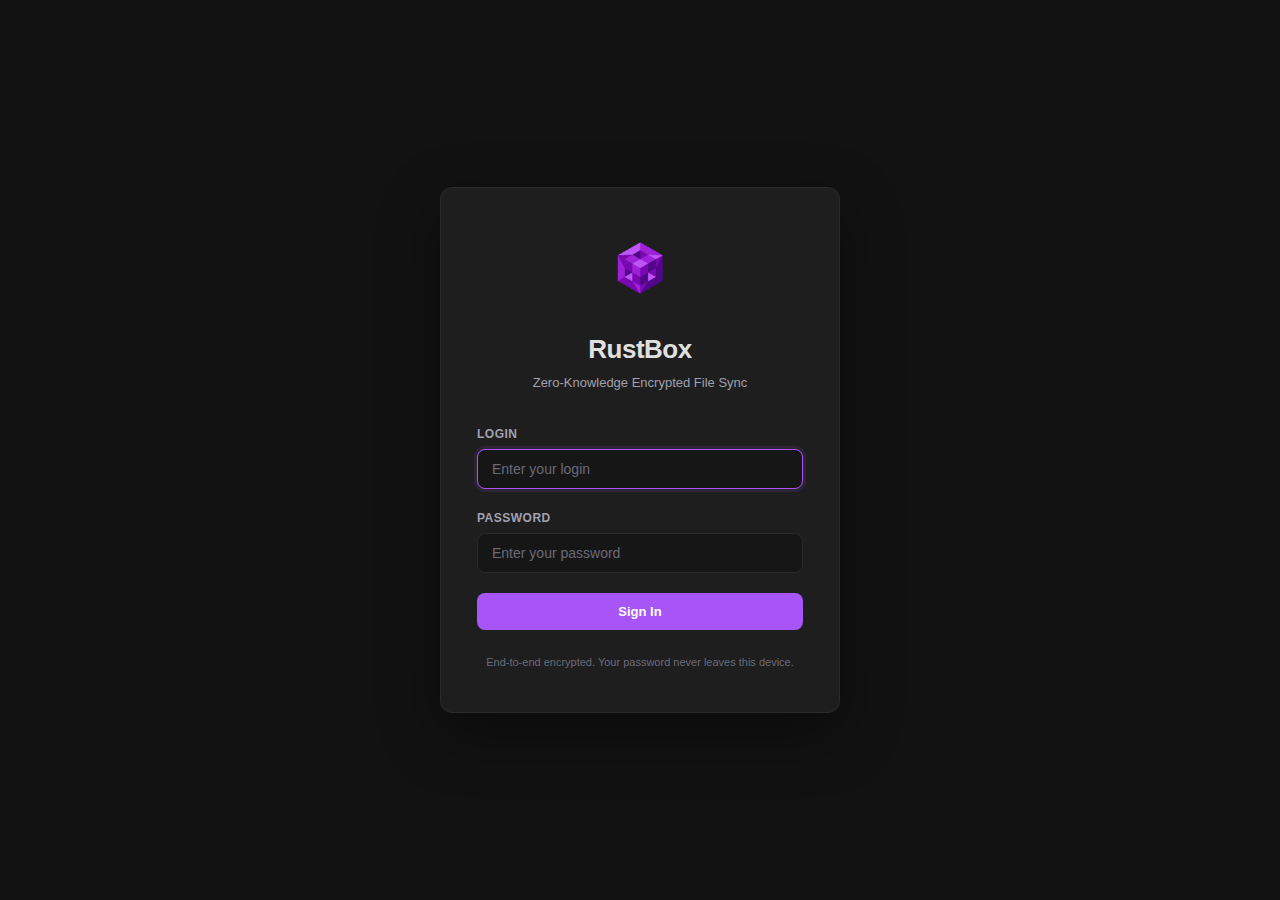
<file: rustbox-ui/index.html>
<!DOCTYPE html>
<html lang="en">
<head>
    <meta charset="UTF-8">
    <meta name="viewport" content="width=device-width, initial-scale=1.0">
    <title>RustBox - Zero-Knowledge Encrypted File Sync</title>
    <link rel="stylesheet" href="css/main.css">
    <link rel="stylesheet" href="css/components.css">
    <link rel="stylesheet" href="css/toasts.css">
</head>
<body>

    <!-- ═══════════════════════════════════════════════════════════════
         LOGIN SCREEN
         ═══════════════════════════════════════════════════════════════ -->
    <div id="screen-login" class="screen screen-active">
        <div class="login-card">
            <div class="login-logo">
                <img src="assets/logo.png" alt="RustBox" class="logo-img">
                <h1 class="login-title">RustBox</h1>
                <p class="login-subtitle">Zero-Knowledge Encrypted File Sync</p>
            </div>
            <form id="form-login" autocomplete="off">
                <input type="hidden" id="input-server" value="">
                <div class="form-group">
                    <label for="input-login">Login</label>
                    <input
                        type="text"
                        id="input-login"
                        class="form-input"
                        placeholder="Enter your login"
                        spellcheck="false"
                        autocomplete="off"
                    >
                </div>
                <div class="form-group">
                    <label for="input-password">Password</label>
                    <input
                        type="password"
                        id="input-password"
                        class="form-input"
                        placeholder="Enter your password"
                        autocomplete="off"
                    >
                </div>
                <button type="submit" id="btn-login" class="btn btn-primary btn-full">
                    <span class="btn-text">Sign In</span>
                    <span class="btn-spinner spinner hidden"></span>
                </button>
            </form>
            <p class="login-footer">
                End-to-end encrypted. Your password never leaves this device.
            </p>
        </div>
    </div>

    <!-- ═══════════════════════════════════════════════════════════════
         FILE MANAGER SCREEN
         ═══════════════════════════════════════════════════════════════ -->
    <div id="screen-files" class="screen">

        <!-- Header Bar -->
        <header class="header-bar">
            <div class="header-left">
                <img src="assets/logo.png" alt="RustBox" class="header-logo">
                <span class="header-title">RustBox</span>
            </div>
            <div class="header-right">
                <button id="btn-sync" class="btn btn-icon" title="Sync Files">
                    <svg class="icon icon-sync" viewBox="0 0 24 24" fill="none" stroke="currentColor" stroke-width="2" stroke-linecap="round" stroke-linejoin="round">
                        <polyline points="23 4 23 10 17 10"></polyline>
                        <polyline points="1 20 1 14 7 14"></polyline>
                        <path d="M3.51 9a9 9 0 0 1 14.85-3.36L23 10M1 14l4.64 4.36A9 9 0 0 0 20.49 15"></path>
                    </svg>
                </button>
                <button id="btn-logout" class="btn btn-icon" title="Logout">
                    <svg class="icon icon-logout" viewBox="0 0 24 24" fill="none" stroke="currentColor" stroke-width="2" stroke-linecap="round" stroke-linejoin="round">
                        <path d="M9 21H5a2 2 0 0 1-2-2V5a2 2 0 0 1 2-2h4"></path>
                        <polyline points="16 17 21 12 16 7"></polyline>
                        <line x1="21" y1="12" x2="9" y2="12"></line>
                    </svg>
                </button>
            </div>
        </header>

        <!-- Tab Bar -->
        <div class="tab-bar">
            <button class="tab-btn tab-active" data-tab="files">Files</button>
            <button class="tab-btn" data-tab="database">Database</button>
        </div>

        <!-- Files Tab -->
        <div id="tab-files" class="tab-content tab-visible">

        <!-- Toolbar -->
        <div class="toolbar">
            <div class="toolbar-left">
                <button id="btn-upload" class="btn btn-primary btn-small">
                    <svg class="icon" viewBox="0 0 24 24" fill="none" stroke="currentColor" stroke-width="2" stroke-linecap="round" stroke-linejoin="round">
                        <path d="M21 15v4a2 2 0 0 1-2 2H5a2 2 0 0 1-2-2v-4"></path>
                        <polyline points="17 8 12 3 7 8"></polyline>
                        <line x1="12" y1="3" x2="12" y2="15"></line>
                    </svg>
                    Upload
                </button>
                <input type="file" id="file-input" multiple hidden>
            </div>
            <div class="toolbar-right">
                <span id="sync-status" class="sync-indicator sync-idle">Sync idle</span>
                <span id="file-stats" class="file-stats">0 files &middot; 0 B</span>
            </div>
        </div>

        <!-- File List -->
        <div class="file-list-container">
            <table class="file-list-table" id="file-table">
                <thead>
                    <tr>
                        <th class="col-icon"></th>
                        <th class="col-name">Name</th>
                        <th class="col-size">Size</th>
                        <th class="col-date">Date</th>
                        <th class="col-chunks">Chunks</th>
                        <th class="col-actions"></th>
                    </tr>
                </thead>
                <tbody id="file-table-body">
                    <!-- Populated by JS -->
                </tbody>
            </table>

            <!-- Empty State -->
            <div id="empty-state" class="empty-state">
                <svg class="empty-icon" viewBox="0 0 80 80" fill="none" stroke="currentColor" stroke-width="1.5">
                    <rect x="10" y="18" width="60" height="48" rx="4" opacity="0.3"></rect>
                    <path d="M10 30h60" opacity="0.3"></path>
                    <path d="M30 50v-8m0 0l-6 6m6-6l6 6" stroke-width="2" opacity="0.5"></path>
                    <path d="M50 50v-8m0 0l-6 6m6-6l6 6" stroke-width="2" opacity="0.5"></path>
                </svg>
                <p class="empty-title">No files yet</p>
                <p class="empty-text">Upload files or drag and drop them here</p>
            </div>
        </div>

        </div><!-- /tab-files -->

        <!-- Database Tab -->
        <div id="tab-database" class="tab-content">
            <p class="db-loading">Select the Database tab to view server storage.</p>
        </div>

        <!-- Drag & Drop Overlay -->
        <div id="dropzone-overlay" class="dropzone-overlay hidden">
            <div class="dropzone-content">
                <svg class="dropzone-icon" viewBox="0 0 64 64" fill="none" stroke="currentColor" stroke-width="2">
                    <path d="M32 44V20m0 0l-10 10m10-10l10 10"></path>
                    <path d="M52 44v8a4 4 0 0 1-4 4H16a4 4 0 0 1-4-4v-8"></path>
                </svg>
                <p class="dropzone-text">Drop files to encrypt &amp; upload</p>
            </div>
        </div>

        <!-- Logs Panel (Collapsible) -->
        <div id="logs-panel" class="logs-panel collapsed">
            <div class="logs-header" id="logs-toggle">
                <span class="logs-title">
                    <svg class="icon" viewBox="0 0 24 24" fill="none" stroke="currentColor" stroke-width="2" stroke-linecap="round" stroke-linejoin="round">
                        <path d="M14 2H6a2 2 0 0 0-2 2v16a2 2 0 0 0 2 2h12a2 2 0 0 0 2-2V8z"></path>
                        <polyline points="14 2 14 8 20 8"></polyline>
                        <line x1="16" y1="13" x2="8" y2="13"></line>
                        <line x1="16" y1="17" x2="8" y2="17"></line>
                    </svg>
                    Activity Log
                </span>
                <svg class="logs-chevron icon" viewBox="0 0 24 24" fill="none" stroke="currentColor" stroke-width="2">
                    <polyline points="18 15 12 9 6 15"></polyline>
                </svg>
            </div>
            <div class="logs-content">
                <div id="logs-entries" class="logs-entries"></div>
            </div>
        </div>
    </div>

    <!-- ═══════════════════════════════════════════════════════════════
         TOAST CONTAINER
         ═══════════════════════════════════════════════════════════════ -->
    <div id="toast-container" class="toast-container"></div>

    <!-- Scripts -->
    <script src="js/utils.js"></script>
    <script src="js/toast.js"></script>
    <script src="js/adapter.js"></script>
    <script src="js/auth.js"></script>
    <script src="js/file-manager.js"></script>
    <script src="js/auto-sync.js"></script>
    <script src="js/database.js"></script>
    <script src="js/app.js"></script>
</body>
</html>
</file>
<file: rustbox-ui/css/main.css>
/* ═══════════════════════════════════════════════════════════════════
   RustBox - Main Stylesheet
   Dark theme, Drive-style file manager layout
   ═══════════════════════════════════════════════════════════════════ */

/* ─── CSS Variables (Theme) ─────────────────────────────────────── */
:root {
    --bg-primary: #121212;
    --bg-secondary: #1a1a1a;
    --bg-card: #1e1e1e;
    --bg-hover: #2a2a2a;
    --bg-input: #161616;
    --bg-surface: #1c1c1c;

    --text-primary: #e0e0e0;
    --text-secondary: #a0a0b0;
    --text-muted: #6a6a7a;

    --accent: #a855f7;
    --accent-hover: #c084fc;
    --accent-dim: rgba(168, 85, 247, 0.12);

    --danger: #f44336;
    --danger-dim: rgba(244, 67, 54, 0.12);
    --success: #4caf50;
    --success-dim: rgba(76, 175, 80, 0.12);
    --warning: #ff9800;
    --warning-dim: rgba(255, 152, 0, 0.12);

    --border: #2a2a2a;
    --border-light: #333333;
    --shadow: rgba(0, 0, 0, 0.4);
    --radius: 8px;
    --radius-lg: 12px;
    --radius-sm: 6px;

    --font-family: -apple-system, BlinkMacSystemFont, 'Segoe UI', Roboto,
        'Helvetica Neue', Arial, sans-serif;
    --font-mono: 'SF Mono', 'Fira Code', 'Cascadia Code', Consolas, monospace;

    --header-height: 56px;
    --toolbar-height: 48px;
    --logs-header-height: 40px;
    --logs-expanded-height: 220px;

    --transition-fast: 150ms ease;
    --transition-normal: 250ms ease;
    --transition-slow: 400ms ease;
}

/* ─── Reset & Base ──────────────────────────────────────────────── */
*,
*::before,
*::after {
    margin: 0;
    padding: 0;
    box-sizing: border-box;
}

html, body {
    height: 100%;
    overflow: hidden;
}

body {
    font-family: var(--font-family);
    font-size: 14px;
    line-height: 1.5;
    color: var(--text-primary);
    background: var(--bg-primary);
    -webkit-font-smoothing: antialiased;
    -moz-osx-font-smoothing: grayscale;
}

a {
    color: var(--accent);
    text-decoration: none;
}

a:hover {
    color: var(--accent-hover);
}

::selection {
    background: var(--accent);
    color: var(--bg-primary);
}

/* Scrollbar styling */
::-webkit-scrollbar {
    width: 6px;
    height: 6px;
}

::-webkit-scrollbar-track {
    background: transparent;
}

::-webkit-scrollbar-thumb {
    background: var(--border);
    border-radius: 3px;
}

::-webkit-scrollbar-thumb:hover {
    background: var(--border-light);
}

/* ─── Screen Management ─────────────────────────────────────────── */
.screen {
    display: none;
    width: 100%;
    height: 100%;
    opacity: 0;
    transition: opacity var(--transition-normal);
}

.screen-active {
    display: flex;
    opacity: 1;
}

.screen-fade-in {
    animation: screenFadeIn 0.35s ease forwards;
}

.screen-fade-out {
    animation: screenFadeOut 0.25s ease forwards;
}

@keyframes screenFadeIn {
    from { opacity: 0; transform: translateY(8px); }
    to   { opacity: 1; transform: translateY(0); }
}

@keyframes screenFadeOut {
    from { opacity: 1; transform: translateY(0); }
    to   { opacity: 0; transform: translateY(-8px); }
}

/* ─── Login Screen ──────────────────────────────────────────────── */
#screen-login {
    align-items: center;
    justify-content: center;
    background: var(--bg-primary);
}

.login-card {
    width: 100%;
    max-width: 400px;
    padding: 40px 36px;
    background: var(--bg-card);
    border: 1px solid var(--border);
    border-radius: var(--radius-lg);
    box-shadow: 0 20px 60px var(--shadow);
}

.login-logo {
    text-align: center;
    margin-bottom: 32px;
}

.logo-img {
    width: 80px;
    height: 80px;
    margin-bottom: 16px;
}

.login-title {
    font-size: 26px;
    font-weight: 700;
    color: var(--text-primary);
    letter-spacing: -0.5px;
}

.login-subtitle {
    font-size: 13px;
    color: var(--text-secondary);
    margin-top: 4px;
}

.form-group {
    margin-bottom: 20px;
}

.form-group label {
    display: block;
    font-size: 12px;
    font-weight: 600;
    color: var(--text-secondary);
    text-transform: uppercase;
    letter-spacing: 0.5px;
    margin-bottom: 6px;
}

.login-footer {
    text-align: center;
    font-size: 11px;
    color: var(--text-muted);
    margin-top: 24px;
    line-height: 1.6;
}

/* ─── File Manager Screen ───────────────────────────────────────── */
#screen-files {
    flex-direction: column;
    height: 100%;
    overflow: hidden;
}

/* ─── Header Bar ────────────────────────────────────────────────── */
.header-bar {
    display: flex;
    align-items: center;
    justify-content: space-between;
    height: var(--header-height);
    padding: 0 20px;
    background: var(--bg-secondary);
    border-bottom: 1px solid var(--border);
    flex-shrink: 0;
    z-index: 10;
}

.header-left {
    display: flex;
    align-items: center;
    gap: 10px;
}

.header-logo {
    width: 28px;
    height: 28px;
}

.header-title {
    font-size: 16px;
    font-weight: 700;
    color: var(--text-primary);
    letter-spacing: -0.3px;
}

.header-right {
    display: flex;
    align-items: center;
    gap: 4px;
}

/* ─── Toolbar ───────────────────────────────────────────────────── */
.toolbar {
    display: flex;
    align-items: center;
    justify-content: space-between;
    height: var(--toolbar-height);
    padding: 0 20px;
    background: var(--bg-primary);
    border-bottom: 1px solid var(--border);
    flex-shrink: 0;
}

.toolbar-left {
    display: flex;
    align-items: center;
    gap: 12px;
}

.toolbar-right {
    display: flex;
    align-items: center;
    gap: 12px;
}

.file-stats {
    font-size: 12px;
    color: var(--text-secondary);
    font-variant-numeric: tabular-nums;
}

/* ─── File List ─────────────────────────────────────────────────── */
.file-list-container {
    flex: 1;
    overflow-y: auto;
    overflow-x: hidden;
    position: relative;
}

.file-list-table {
    width: 100%;
    border-collapse: collapse;
    table-layout: fixed;
}

.file-list-table thead {
    position: sticky;
    top: 0;
    z-index: 5;
    background: var(--bg-primary);
}

.file-list-table th {
    padding: 10px 16px;
    font-size: 11px;
    font-weight: 600;
    color: var(--text-muted);
    text-transform: uppercase;
    letter-spacing: 0.5px;
    text-align: left;
    border-bottom: 1px solid var(--border);
    user-select: none;
}

.file-list-table td {
    padding: 12px 16px;
    font-size: 13px;
    color: var(--text-primary);
    border-bottom: 1px solid rgba(42, 58, 92, 0.4);
    vertical-align: middle;
    white-space: nowrap;
    overflow: hidden;
    text-overflow: ellipsis;
}

.file-list-table tbody tr {
    transition: background var(--transition-fast);
}

.file-list-table tbody tr:hover {
    background: var(--bg-hover);
}

/* Column widths */
.col-icon    { width: 44px; text-align: center; }
.col-name    { width: auto; }
.col-size    { width: 100px; text-align: right; }
.col-date    { width: 150px; }
.col-chunks  { width: 80px; text-align: center; }
.col-actions { width: 150px; text-align: center; }

/* Override td overflow so both Download + Delete buttons are visible */
td.col-actions {
    overflow: visible;
    text-overflow: clip;
    white-space: nowrap;
}

.file-name {
    font-weight: 500;
}

.file-size {
    text-align: right;
    color: var(--text-secondary);
    font-variant-numeric: tabular-nums;
}

.file-date {
    color: var(--text-secondary);
    font-variant-numeric: tabular-nums;
    font-size: 12px;
}

.file-chunks {
    text-align: center;
    color: var(--text-muted);
    font-size: 12px;
}

/* ─── Drag & Drop Overlay ───────────────────────────────────────── */
.dropzone-overlay {
    position: fixed;
    inset: 0;
    z-index: 100;
    display: flex;
    align-items: center;
    justify-content: center;
    background: rgba(168, 85, 247, 0.08);
    backdrop-filter: blur(4px);
    transition: opacity var(--transition-fast);
}

.dropzone-overlay.hidden {
    display: none;
}

.dropzone-content {
    display: flex;
    flex-direction: column;
    align-items: center;
    gap: 16px;
    padding: 48px 64px;
    border: 2px dashed var(--accent);
    border-radius: 20px;
    background: rgba(30, 30, 30, 0.9);
    animation: dropzonePulse 2s ease-in-out infinite;
}

@keyframes dropzonePulse {
    0%, 100% { border-color: var(--accent); }
    50%      { border-color: rgba(168, 85, 247, 0.4); }
}

.dropzone-icon {
    width: 64px;
    height: 64px;
    color: var(--accent);
    animation: dropzoneBounce 1.5s ease-in-out infinite;
}

@keyframes dropzoneBounce {
    0%, 100% { transform: translateY(0); }
    50%      { transform: translateY(-8px); }
}

.dropzone-text {
    font-size: 16px;
    font-weight: 600;
    color: var(--accent);
}

/* ─── Logs Panel ────────────────────────────────────────────────── */
.logs-panel {
    flex-shrink: 0;
    background: var(--bg-secondary);
    border-top: 1px solid var(--border);
    transition: height var(--transition-normal);
    overflow: hidden;
}

.logs-panel.collapsed {
    height: var(--logs-header-height);
}

.logs-panel.expanded {
    height: var(--logs-expanded-height);
}

.logs-header {
    display: flex;
    align-items: center;
    justify-content: space-between;
    height: var(--logs-header-height);
    padding: 0 16px;
    cursor: pointer;
    user-select: none;
    transition: background var(--transition-fast);
}

.logs-header:hover {
    background: var(--bg-hover);
}

.logs-title {
    display: flex;
    align-items: center;
    gap: 8px;
    font-size: 12px;
    font-weight: 600;
    color: var(--text-secondary);
    text-transform: uppercase;
    letter-spacing: 0.5px;
}

.logs-title .icon {
    width: 14px;
    height: 14px;
}

.logs-chevron {
    width: 16px;
    height: 16px;
    color: var(--text-muted);
    transition: transform var(--transition-normal);
}

.logs-panel.collapsed .logs-chevron {
    transform: rotate(180deg);
}

.logs-content {
    height: calc(var(--logs-expanded-height) - var(--logs-header-height));
    overflow-y: auto;
    padding: 0 16px 12px;
}

.logs-entries {
    font-family: var(--font-mono);
    font-size: 11px;
    line-height: 1.7;
    color: var(--text-secondary);
}

.log-entry {
    padding: 2px 0;
    display: flex;
    gap: 8px;
}

.log-time {
    color: var(--text-muted);
    flex-shrink: 0;
}

.log-msg {
    word-break: break-all;
}

.log-entry.log-error .log-msg {
    color: var(--danger);
}

.log-entry.log-success .log-msg {
    color: var(--success);
}

.log-entry.log-info .log-msg {
    color: var(--accent);
}

/* ─── Utility Classes ───────────────────────────────────────────── */
.hidden {
    display: none !important;
}

.icon {
    width: 18px;
    height: 18px;
    flex-shrink: 0;
}

/* ─── Responsive ────────────────────────────────────────────────── */
@media (max-width: 640px) {
    .login-card {
        margin: 16px;
        padding: 28px 24px;
    }

    .col-date,
    .col-chunks {
        display: none;
    }

    .col-size {
        width: 80px;
    }

    .toolbar {
        padding: 0 12px;
    }

    .header-bar {
        padding: 0 12px;
    }

    .file-list-table th,
    .file-list-table td {
        padding: 10px 10px;
    }
}
</file>
<file: rustbox-ui/css/components.css>
/* ═══════════════════════════════════════════════════════════════════
   RustBox - Component Styles
   Buttons, inputs, empty state, spinners, file icons
   ═══════════════════════════════════════════════════════════════════ */

/* ─── Buttons ───────────────────────────────────────────────────── */
.btn {
    display: inline-flex;
    align-items: center;
    justify-content: center;
    gap: 6px;
    font-family: var(--font-family);
    font-size: 13px;
    font-weight: 600;
    line-height: 1;
    padding: 10px 20px;
    border: none;
    border-radius: var(--radius);
    cursor: pointer;
    user-select: none;
    white-space: nowrap;
    transition:
        background var(--transition-fast),
        color var(--transition-fast),
        box-shadow var(--transition-fast),
        transform 80ms ease;
    outline: none;
}

.btn:active {
    transform: scale(0.97);
}

.btn:focus-visible {
    box-shadow: 0 0 0 2px var(--bg-primary), 0 0 0 4px var(--accent);
}

.btn:disabled {
    opacity: 0.5;
    cursor: not-allowed;
    transform: none;
}

/* Primary */
.btn-primary {
    background: var(--accent);
    color: #fff;
}

.btn-primary:hover:not(:disabled) {
    background: var(--accent-hover);
    box-shadow: 0 4px 16px rgba(168, 85, 247, 0.25);
}

/* Secondary */
.btn-secondary {
    background: var(--bg-surface);
    color: var(--text-primary);
    border: 1px solid var(--border);
}

.btn-secondary:hover:not(:disabled) {
    background: var(--bg-hover);
    border-color: var(--border-light);
}

/* Icon-only button */
.btn-icon {
    width: 36px;
    height: 36px;
    padding: 0;
    background: transparent;
    color: var(--text-secondary);
    border-radius: var(--radius);
}

.btn-icon:hover:not(:disabled) {
    background: var(--bg-hover);
    color: var(--text-primary);
}

.btn-icon .icon {
    width: 18px;
    height: 18px;
}

/* Small */
.btn-small {
    padding: 7px 14px;
    font-size: 12px;
    border-radius: var(--radius-sm);
}

.btn-small .icon {
    width: 14px;
    height: 14px;
}

/* Full width */
.btn-full {
    width: 100%;
    padding: 12px 20px;
}

/* Danger */
.btn-danger {
    background: var(--danger);
    color: #ffffff;
}

.btn-danger:hover:not(:disabled) {
    background: #e53935;
    box-shadow: 0 4px 16px rgba(244, 67, 54, 0.25);
}

/* Button content helpers */
.btn-text {
    display: inline-flex;
    align-items: center;
    gap: 6px;
}

.btn-spinner {
    display: inline-block;
}

/* Syncing animation */
.btn-icon.syncing .icon-sync {
    animation: spin 1s linear infinite;
}

@keyframes spin {
    from { transform: rotate(0deg); }
    to   { transform: rotate(360deg); }
}

/* Download button in table */
.btn-download {
    display: inline-flex;
    align-items: center;
    gap: 4px;
    padding: 5px 12px;
    font-size: 11px;
    font-weight: 600;
    color: var(--accent);
    background: var(--accent-dim);
    border: none;
    border-radius: var(--radius-sm);
    cursor: pointer;
    transition: background var(--transition-fast), color var(--transition-fast);
}

.btn-download:hover {
    background: rgba(168, 85, 247, 0.2);
    color: var(--accent-hover);
}

.btn-download .icon {
    width: 12px;
    height: 12px;
}

/* ─── Form Inputs ───────────────────────────────────────────────── */
.form-input {
    display: block;
    width: 100%;
    padding: 11px 14px;
    font-family: var(--font-family);
    font-size: 14px;
    color: var(--text-primary);
    background: var(--bg-input);
    border: 1px solid var(--border);
    border-radius: var(--radius);
    outline: none;
    transition:
        border-color var(--transition-fast),
        box-shadow var(--transition-fast);
}

.form-input::placeholder {
    color: var(--text-muted);
}

.form-input:focus {
    border-color: var(--accent);
    box-shadow: 0 0 0 3px rgba(168, 85, 247, 0.12);
}

.form-input:hover:not(:focus) {
    border-color: var(--border-light);
}

/* Input with error state */
.form-input.input-error {
    border-color: var(--danger);
    box-shadow: 0 0 0 3px var(--danger-dim);
}

/* ─── Empty State ───────────────────────────────────────────────── */
.empty-state {
    display: flex;
    flex-direction: column;
    align-items: center;
    justify-content: center;
    padding: 60px 20px;
    text-align: center;
}

.empty-state.hidden {
    display: none;
}

.empty-icon {
    width: 80px;
    height: 80px;
    color: var(--text-muted);
    margin-bottom: 20px;
    opacity: 0.5;
}

.empty-title {
    font-size: 16px;
    font-weight: 600;
    color: var(--text-secondary);
    margin-bottom: 6px;
}

.empty-text {
    font-size: 13px;
    color: var(--text-muted);
}

/* ─── Spinner ───────────────────────────────────────────────────── */
.spinner {
    display: inline-block;
    width: 16px;
    height: 16px;
    border: 2px solid rgba(255, 255, 255, 0.2);
    border-top-color: currentColor;
    border-radius: 50%;
    animation: spinnerRotate 0.6s linear infinite;
}

.spinner-large {
    width: 24px;
    height: 24px;
    border-width: 3px;
}

@keyframes spinnerRotate {
    from { transform: rotate(0deg); }
    to   { transform: rotate(360deg); }
}

/* ─── File Type Icons ───────────────────────────────────────────── */
.file-icon {
    display: inline-flex;
    align-items: center;
    justify-content: center;
    width: 32px;
    height: 32px;
    border-radius: var(--radius-sm);
    font-size: 10px;
    font-weight: 700;
    letter-spacing: 0.3px;
    text-transform: uppercase;
    flex-shrink: 0;
}

.file-icon svg {
    width: 18px;
    height: 18px;
}

.file-icon-pdf {
    background: rgba(244, 67, 54, 0.15);
    color: #f44336;
}

.file-icon-doc {
    background: rgba(33, 150, 243, 0.15);
    color: #2196f3;
}

.file-icon-xls {
    background: rgba(76, 175, 80, 0.15);
    color: #4caf50;
}

.file-icon-img {
    background: rgba(156, 39, 176, 0.15);
    color: #ce93d8;
}

.file-icon-video {
    background: rgba(255, 152, 0, 0.15);
    color: #ff9800;
}

.file-icon-audio {
    background: rgba(233, 30, 99, 0.15);
    color: #e91e63;
}

.file-icon-zip {
    background: rgba(255, 193, 7, 0.15);
    color: #ffc107;
}

.file-icon-code {
    background: rgba(0, 188, 212, 0.15);
    color: #00bcd4;
}

.file-icon-text {
    background: rgba(158, 158, 158, 0.15);
    color: #9e9e9e;
}

.file-icon-default {
    background: rgba(120, 120, 140, 0.12);
    color: var(--text-muted);
}

/* ─── Sync Indicator ─────────────────────────────────────────── */
.sync-indicator {
    display: inline-flex;
    align-items: center;
    gap: 6px;
    font-size: 11px;
    font-weight: 500;
    padding: 3px 10px;
    border-radius: 12px;
    white-space: nowrap;
}

.sync-indicator::before {
    content: '';
    display: inline-block;
    width: 6px;
    height: 6px;
    border-radius: 50%;
}

.sync-idle { color: var(--text-muted); }
.sync-idle::before { background: var(--text-muted); opacity: 0.5; }

.sync-checking { color: #d4a017; }
.sync-checking::before { background: #d4a017; animation: pulse-dot 1s ease-in-out infinite; }

.sync-synced { color: #2ea043; }
.sync-synced::before { background: #2ea043; }

.sync-error { color: #da3633; }
.sync-error::before { background: #da3633; }

@keyframes pulse-dot {
    0%, 100% { opacity: 1; }
    50% { opacity: 0.3; }
}

/* ─── Delete Button ──────────────────────────────────────────── */
.btn-delete {
    display: inline-flex;
    align-items: center;
    justify-content: center;
    width: 28px;
    height: 28px;
    border: none;
    border-radius: var(--radius);
    background: transparent;
    color: var(--text-muted);
    cursor: pointer;
    margin-left: 4px;
    transition: color 0.15s, background 0.15s;
}

.btn-delete:hover {
    color: #da3633;
    background: rgba(218, 54, 51, 0.1);
}

.btn-delete .icon {
    width: 14px;
    height: 14px;
}

/* ─── Tabs ───────────────────────────────────────────────────────── */
.tab-bar {
    display: flex;
    gap: 0;
    padding: 0 16px;
    border-bottom: 1px solid var(--border);
    background: var(--bg-primary);
}

.tab-btn {
    padding: 10px 20px;
    border: none;
    background: transparent;
    color: var(--text-muted);
    font-size: 13px;
    font-weight: 600;
    cursor: pointer;
    border-bottom: 2px solid transparent;
    margin-bottom: -1px;
    transition: color 0.15s, border-color 0.15s;
    font-family: var(--font-family);
}

.tab-btn:hover { color: var(--text-primary); }

.tab-btn.tab-active {
    color: var(--accent);
    border-bottom-color: var(--accent);
}

.tab-content { display: none; }
.tab-content.tab-visible { display: block; }

/* ─── Database Tab ──────────────────────────────────────────── */
.db-stats {
    display: flex;
    gap: 24px;
    padding: 20px 16px;
}

.db-stat {
    display: flex;
    flex-direction: column;
    align-items: center;
    gap: 4px;
}

.db-stat-value {
    font-size: 22px;
    font-weight: 700;
    color: var(--text-primary);
}

.db-stat-label {
    font-size: 11px;
    color: var(--text-muted);
    text-transform: uppercase;
    letter-spacing: 0.5px;
}

.db-section-title {
    font-size: 13px;
    font-weight: 600;
    color: var(--text-secondary);
    padding: 8px 16px;
    margin: 0;
    border-top: 1px solid var(--border);
    background: var(--bg-secondary);
}

.db-table {
    width: 100%;
    border-collapse: collapse;
    font-size: 12px;
}

.db-table th {
    text-align: left;
    padding: 6px 12px;
    font-weight: 600;
    color: var(--text-muted);
    font-size: 11px;
    text-transform: uppercase;
    letter-spacing: 0.3px;
    border-bottom: 1px solid var(--border);
}

.db-table td {
    padding: 6px 12px;
    border-bottom: 1px solid var(--border);
    color: var(--text-secondary);
}

.db-cell-name { font-weight: 500; color: var(--text-primary); }
.db-cell-id, .db-cell-hash {
    font-family: var(--font-mono, monospace);
    font-size: 11px;
    color: var(--text-muted);
}

.db-loading, .db-empty, .db-error {
    padding: 20px 16px;
    text-align: center;
    color: var(--text-muted);
    font-size: 13px;
}

.db-error { color: #da3633; }

/* ─── Misc ──────────────────────────────────────────────────────── */
.sr-only {
    position: absolute;
    width: 1px;
    height: 1px;
    padding: 0;
    margin: -1px;
    overflow: hidden;
    clip: rect(0, 0, 0, 0);
    white-space: nowrap;
    border: 0;
}
</file>
<file: rustbox-ui/css/toasts.css>
/* ═══════════════════════════════════════════════════════════════════
   RustBox - Toast Notifications
   Apple-style frosted glass toasts with slide-in/out animations
   ═══════════════════════════════════════════════════════════════════ */

/* ─── Container ─────────────────────────────────────────────────── */
.toast-container {
    position: fixed;
    top: 16px;
    right: 16px;
    z-index: 9999;
    display: flex;
    flex-direction: column;
    gap: 8px;
    pointer-events: none;
    max-height: calc(100vh - 32px);
    overflow: hidden;
}

/* ─── Toast Base ────────────────────────────────────────────────── */
.toast {
    position: relative;
    display: flex;
    align-items: flex-start;
    gap: 12px;
    min-width: 320px;
    max-width: 420px;
    padding: 14px 40px 14px 16px;
    background: rgba(30, 30, 30, 0.95);
    backdrop-filter: blur(20px);
    -webkit-backdrop-filter: blur(20px);
    border: 1px solid rgba(255, 255, 255, 0.08);
    border-radius: 12px;
    box-shadow:
        0 8px 32px rgba(0, 0, 0, 0.4),
        0 2px 8px rgba(0, 0, 0, 0.2);
    pointer-events: auto;
    overflow: hidden;
    will-change: transform, opacity;

    /* Slide-in animation */
    animation: toastSlideIn 0.5s cubic-bezier(0.22, 1, 0.36, 1) forwards;
}

/* Left accent bar */
.toast::before {
    content: '';
    position: absolute;
    left: 0;
    top: 0;
    bottom: 0;
    width: 3px;
    border-radius: 3px 0 0 3px;
}

/* ─── Slide Animations ──────────────────────────────────────────── */
@keyframes toastSlideIn {
    from {
        transform: translateX(120%);
        opacity: 0;
    }
    to {
        transform: translateX(0);
        opacity: 1;
    }
}

@keyframes toastSlideOut {
    from {
        transform: translateX(0);
        opacity: 1;
    }
    to {
        transform: translateX(120%);
        opacity: 0;
    }
}

.toast-exit {
    animation: toastSlideOut 0.35s cubic-bezier(0.55, 0, 1, 0.45) forwards;
}

/* ─── Toast Icon ────────────────────────────────────────────────── */
.toast-icon {
    flex-shrink: 0;
    width: 20px;
    height: 20px;
    display: flex;
    align-items: center;
    justify-content: center;
    margin-top: 1px;
}

.toast-icon svg {
    width: 18px;
    height: 18px;
}

/* ─── Toast Body ────────────────────────────────────────────────── */
.toast-body {
    flex: 1;
    min-width: 0;
}

.toast-message {
    font-size: 13px;
    font-weight: 500;
    color: #f0f0f0;
    line-height: 1.4;
    word-break: break-word;
}

.toast-detail {
    font-size: 11px;
    color: rgba(255, 255, 255, 0.5);
    margin-top: 2px;
}

/* ─── Close Button ──────────────────────────────────────────────── */
.toast-close {
    position: absolute;
    top: 8px;
    right: 8px;
    width: 24px;
    height: 24px;
    display: flex;
    align-items: center;
    justify-content: center;
    background: transparent;
    border: none;
    border-radius: 6px;
    color: rgba(255, 255, 255, 0.3);
    cursor: pointer;
    transition: background 150ms ease, color 150ms ease;
    padding: 0;
}

.toast-close:hover {
    background: rgba(255, 255, 255, 0.1);
    color: rgba(255, 255, 255, 0.7);
}

.toast-close svg {
    width: 14px;
    height: 14px;
}

/* ─── Toast Types ───────────────────────────────────────────────── */

/* Success */
.toast-success::before {
    background: #4caf50;
}

.toast-success .toast-icon {
    color: #4caf50;
}

/* Error */
.toast-error::before {
    background: #f44336;
}

.toast-error .toast-icon {
    color: #f44336;
}

/* Info */
.toast-info::before {
    background: #a855f7;
}

.toast-info .toast-icon {
    color: #a855f7;
}

/* Progress */
.toast-progress::before {
    background: #ff9800;
}

.toast-progress .toast-icon {
    color: #ff9800;
}

/* ─── Progress Bar (for progress toasts) ────────────────────────── */
.toast-progress-bar-container {
    width: 100%;
    height: 3px;
    background: rgba(255, 255, 255, 0.08);
    border-radius: 2px;
    margin-top: 8px;
    overflow: hidden;
}

.toast-progress-bar {
    height: 100%;
    background: #ff9800;
    border-radius: 2px;
    width: 0%;
    transition: width 300ms ease;
}

/* Indeterminate progress animation */
.toast-progress-bar.indeterminate {
    width: 30%;
    animation: progressIndeterminate 1.5s ease-in-out infinite;
}

@keyframes progressIndeterminate {
    0% {
        transform: translateX(-100%);
    }
    50% {
        transform: translateX(250%);
    }
    100% {
        transform: translateX(-100%);
    }
}

/* ─── Progress Spinner (inline in icon) ─────────────────────────── */
.toast-spinner {
    width: 18px;
    height: 18px;
    border: 2px solid rgba(255, 152, 0, 0.2);
    border-top-color: #ff9800;
    border-radius: 50%;
    animation: toastSpinnerRotate 0.8s linear infinite;
}

@keyframes toastSpinnerRotate {
    from { transform: rotate(0deg); }
    to   { transform: rotate(360deg); }
}

/* ─── Auto-dismiss Timer Bar ────────────────────────────────────── */
.toast-timer {
    position: absolute;
    bottom: 0;
    left: 0;
    height: 2px;
    background: rgba(255, 255, 255, 0.15);
    border-radius: 0 0 0 12px;
    animation: toastTimer var(--toast-duration, 4s) linear forwards;
}

@keyframes toastTimer {
    from { width: 100%; }
    to   { width: 0%; }
}

/* ─── Hover Pause ───────────────────────────────────────────────── */
.toast:hover .toast-timer {
    animation-play-state: paused;
}
</file>
